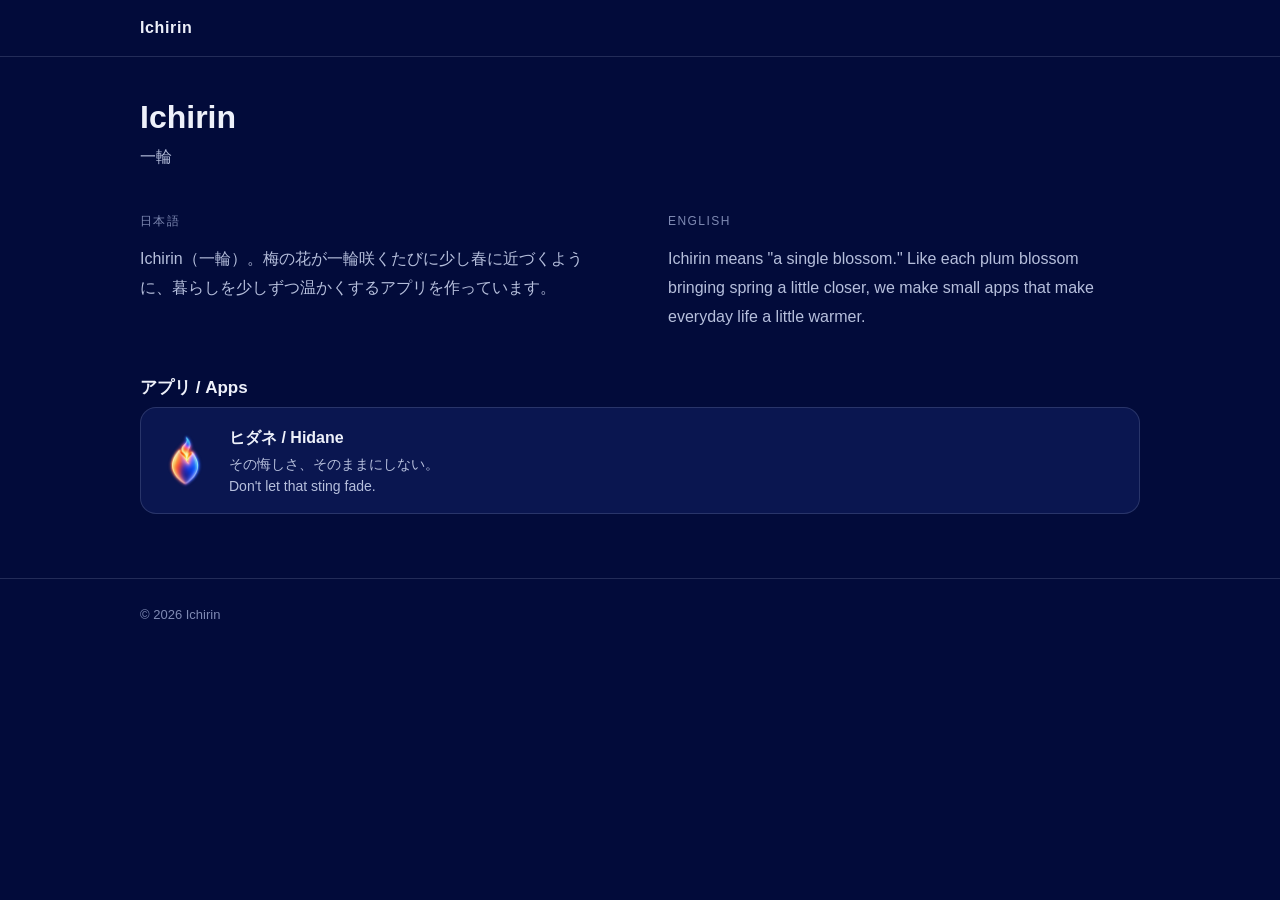
<file: index.html>
<!doctype html>
<html lang="ja">
<head>
  <meta charset="utf-8">
  <meta name="viewport" content="width=device-width, initial-scale=1">
  <title>Ichirin</title>
  <meta name="description" content="Ichirin（一輪）のアプリ / Apps by Ichirin">
  <link rel="stylesheet" href="assets/style.css">
</head>
<body>
  <header class="site-header">
    <div class="wrap">
      <a class="brand" href="./">Ichirin</a>
    </div>
  </header>
  <main>
    <div class="wrap">
      <div class="hero">
        <h1>Ichirin</h1>
        <p class="sub">一輪</p>
      </div>

      <div class="bilingual">
        <section lang="ja">
          <p class="lang-label">日本語</p>
          <p>Ichirin（一輪）。梅の花が一輪咲くたびに少し春に近づくように、暮らしを少しずつ温かくするアプリを作っています。</p>
        </section>
        <section lang="en">
          <p class="lang-label">English</p>
          <p>Ichirin means "a single blossom." Like each plum blossom bringing spring a little closer, we make small apps that make everyday life a little warmer.</p>
        </section>
      </div>

      <h2>アプリ / Apps</h2>
      <!-- アプリを追加するときは <li> を1つ増やし、/アプリ名/ フォルダを hidane/ と同じ形で作る -->
      <ul class="app-list">
        <li>
          <a class="app-card" href="hidane/">
            <img src="hidane/images/seed_lit.png" alt="" width="56" height="56">
            <span>
              <span class="name">ヒダネ / Hidane</span>
              <span class="desc" lang="ja">その悔しさ、そのままにしない。</span>
              <span class="desc" lang="en">Don't let that sting fade.</span>
            </span>
          </a>
        </li>
      </ul>
    </div>
  </main>
  <footer class="site-footer">
    <div class="wrap">© 2026 Ichirin</div>
  </footer>
</body>
</html>
</file>
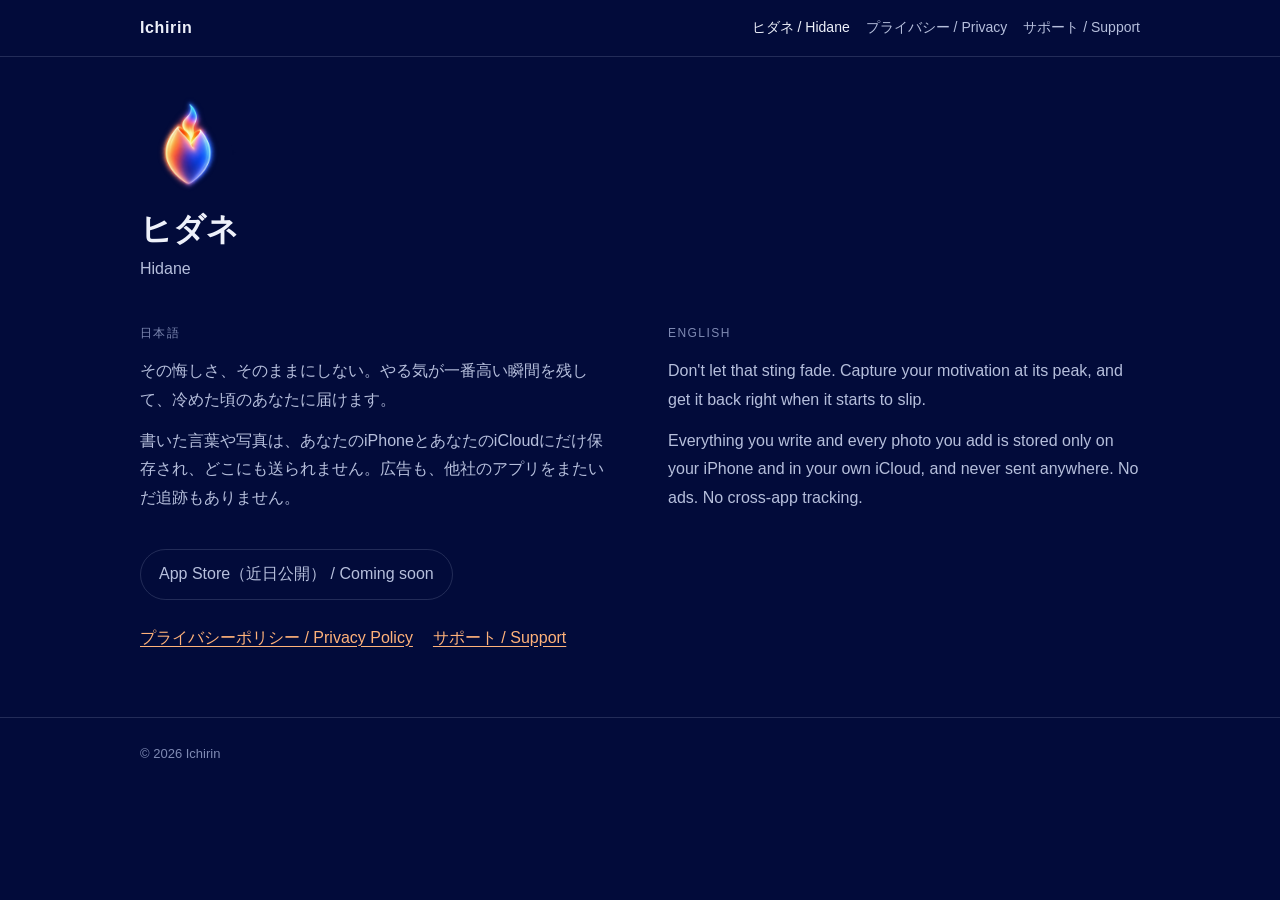
<file: hidane/index.html>
<!doctype html>
<html lang="ja">
<head>
  <meta charset="utf-8">
  <meta name="viewport" content="width=device-width, initial-scale=1">
  <title>ヒダネ / Hidane</title>
  <meta name="description" content="ヒダネ：やる気が一番高い瞬間を残して、冷めた頃のあなたに届けるアプリ / Hidane: capture your motivation at its peak">
  <link rel="stylesheet" href="../assets/style.css">
</head>
<body>
  <header class="site-header">
    <div class="wrap">
      <a class="brand" href="../">Ichirin</a>
      <nav class="crumbs" aria-label="Hidane">
        <a href="./" aria-current="page">ヒダネ / Hidane</a>
        <a href="privacy/">プライバシー / Privacy</a>
        <a href="support/">サポート / Support</a>
      </nav>
    </div>
  </header>
  <main>
    <div class="wrap">
      <div class="hero">
        <img class="app-mark" src="images/seed_lit.png" alt="" width="96" height="96">
        <h1>ヒダネ</h1>
        <p class="sub">Hidane</p>
      </div>

      <div class="bilingual">
        <section lang="ja">
          <p class="lang-label">日本語</p>
          <p>その悔しさ、そのままにしない。やる気が一番高い瞬間を残して、冷めた頃のあなたに届けます。</p>
          <p>書いた言葉や写真は、あなたのiPhoneとあなたのiCloudにだけ保存され、どこにも送られません。広告も、他社のアプリをまたいだ追跡もありません。</p>
        </section>
        <section lang="en">
          <p class="lang-label">English</p>
          <p>Don't let that sting fade. Capture your motivation at its peak, and get it back right when it starts to slip.</p>
          <p>Everything you write and every photo you add is stored only on your iPhone and in your own iCloud, and never sent anywhere. No ads. No cross-app tracking.</p>
        </section>
      </div>

      <ul class="links">
        <!-- ストアのURLが決まったら href を差し替え、文言を「App Storeで見る / View on the App Store」にする -->
        <li><a class="store-badge" href="#" aria-disabled="true">App Store（近日公開） / Coming soon</a></li>
      </ul>
      <ul class="links">
        <li><a href="privacy/">プライバシーポリシー / Privacy Policy</a></li>
        <li><a href="support/">サポート / Support</a></li>
      </ul>
    </div>
  </main>
  <footer class="site-footer">
    <div class="wrap">© 2026 Ichirin</div>
  </footer>
</body>
</html>
</file>
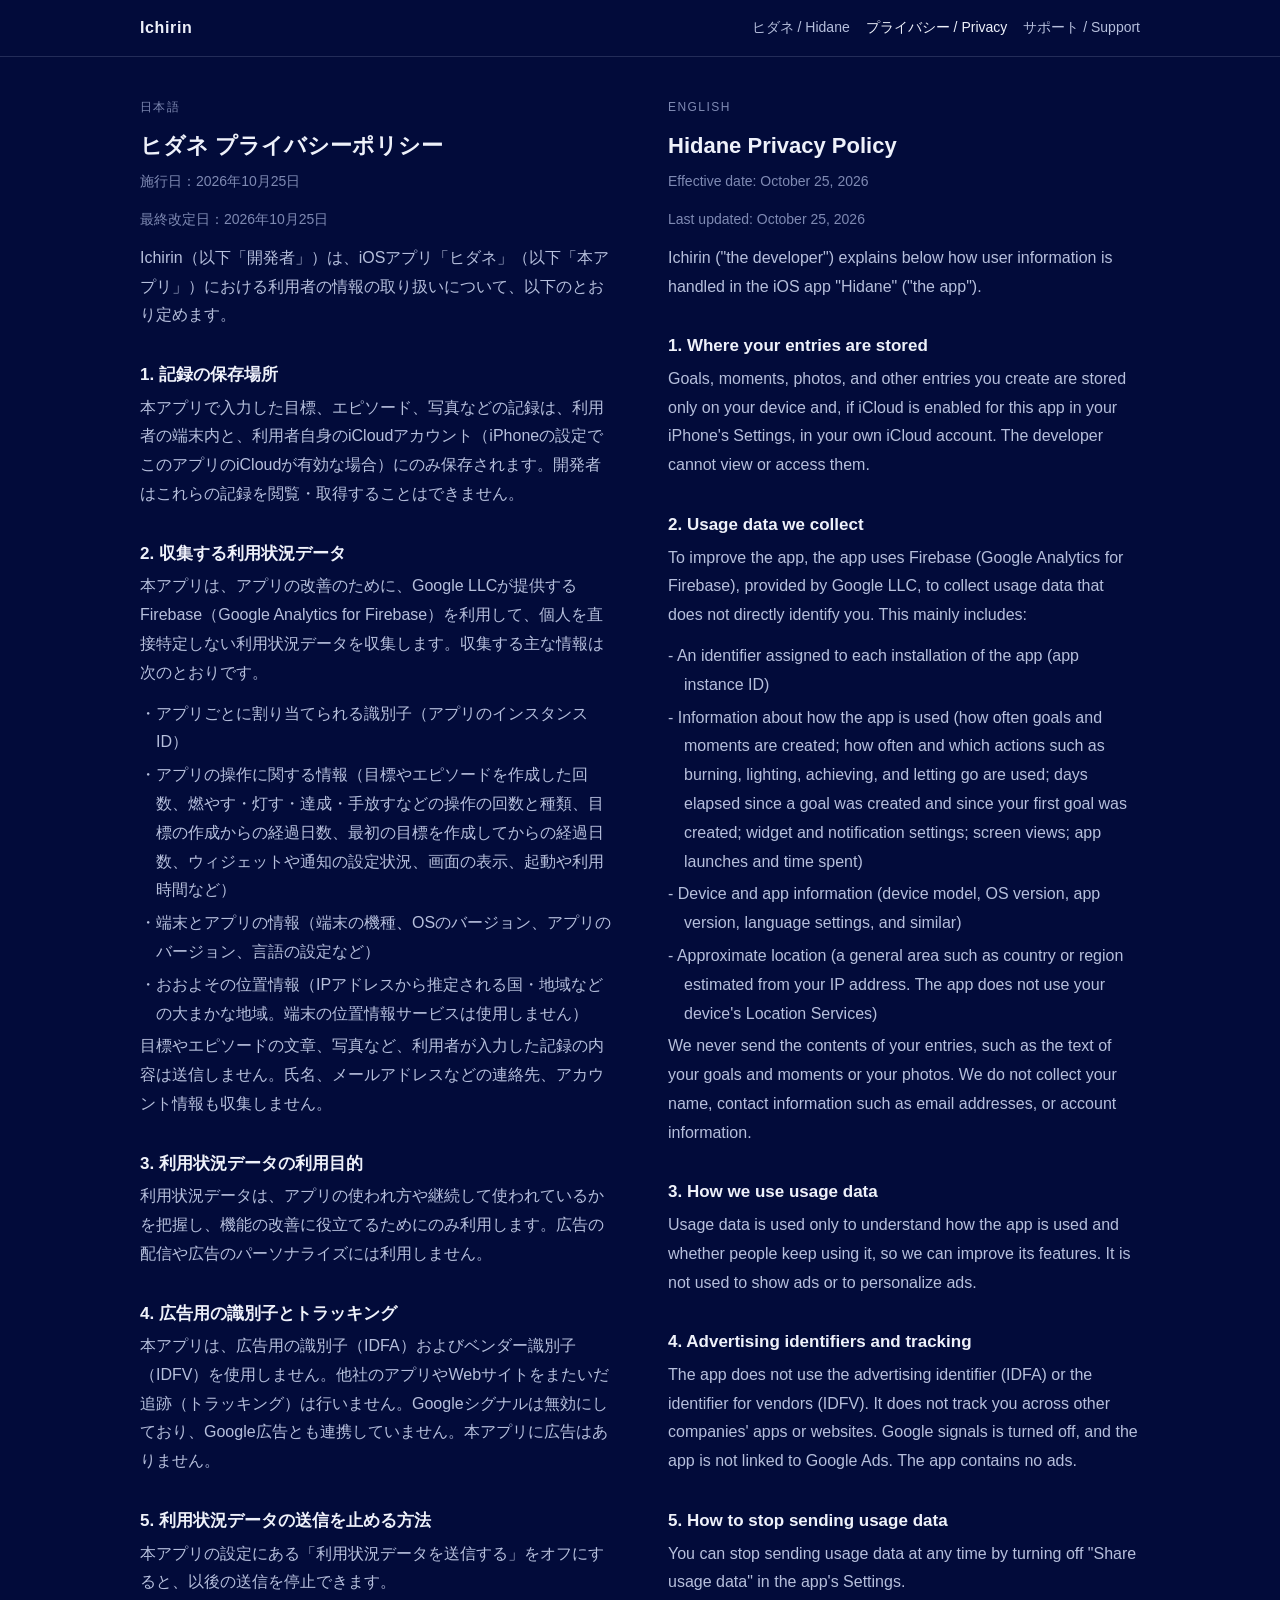
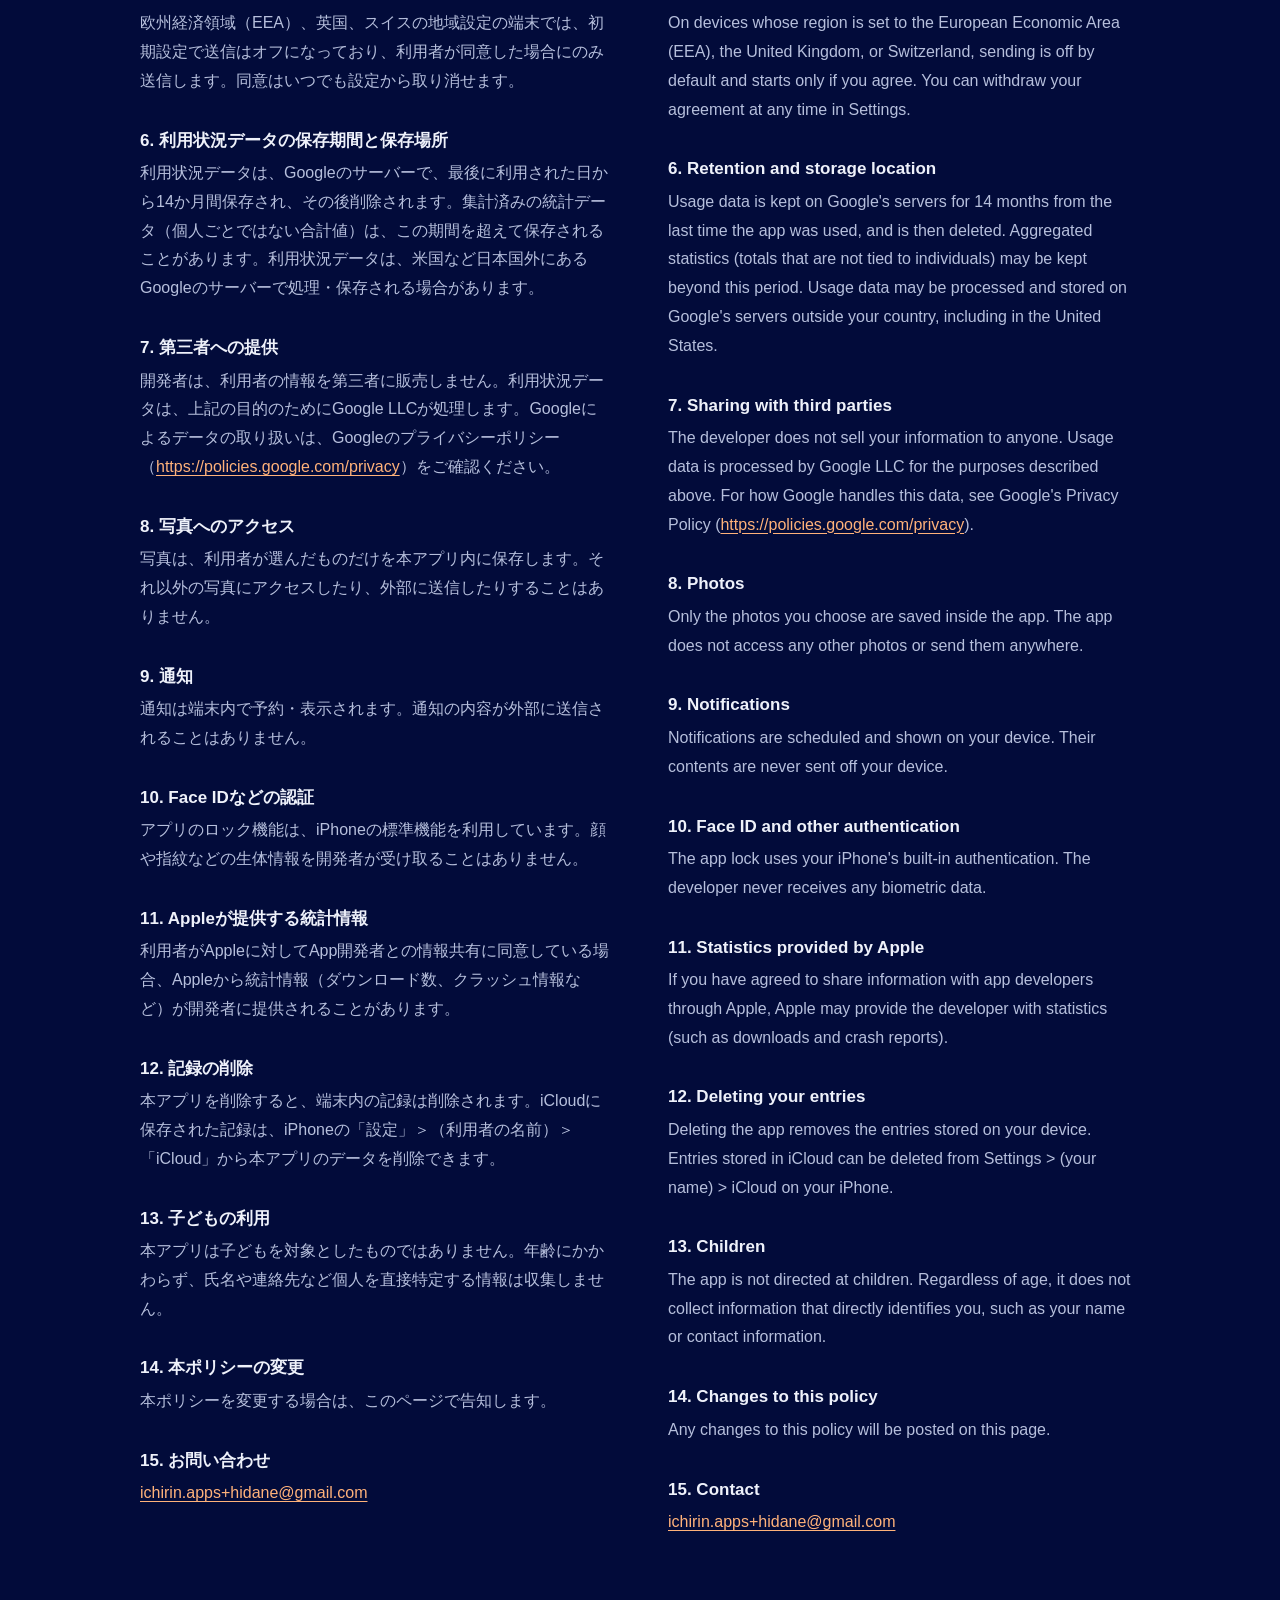
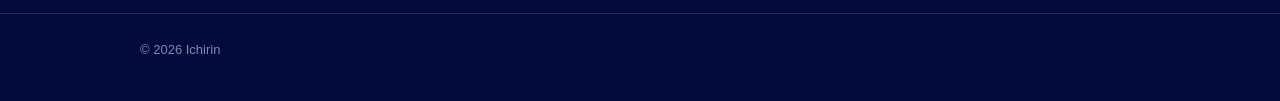
<file: hidane/privacy/index.html>
<!doctype html>
<html lang="ja">
<head>
  <meta charset="utf-8">
  <meta name="viewport" content="width=device-width, initial-scale=1">
  <title>ヒダネ プライバシーポリシー / Hidane Privacy Policy</title>
  <meta name="description" content="ヒダネのプライバシーポリシー / Privacy Policy for Hidane">
  <link rel="stylesheet" href="../../assets/style.css">
</head>
<body>
  <header class="site-header">
    <div class="wrap">
      <a class="brand" href="../../">Ichirin</a>
      <nav class="crumbs" aria-label="Hidane">
        <a href="../">ヒダネ / Hidane</a>
        <a href="../privacy/" aria-current="page">プライバシー / Privacy</a>
        <a href="../support/">サポート / Support</a>
      </nav>
    </div>
  </header>
  <main>
    <div class="wrap bilingual">
      <section lang="ja">
        <p class="lang-label">日本語</p>
        <h1 class="doc-title">ヒダネ プライバシーポリシー</h1>
        <p class="meta">施行日：2026年10月25日</p>
        <p class="meta">最終改定日：2026年10月25日</p>
        <p>Ichirin（以下「開発者」）は、iOSアプリ「ヒダネ」（以下「本アプリ」）における利用者の情報の取り扱いについて、以下のとおり定めます。</p>
        <h2>1. 記録の保存場所</h2>
        <p>本アプリで入力した目標、エピソード、写真などの記録は、利用者の端末内と、利用者自身のiCloudアカウント（iPhoneの設定でこのアプリのiCloudが有効な場合）にのみ保存されます。開発者はこれらの記録を閲覧・取得することはできません。</p>
        <h2>2. 収集する利用状況データ</h2>
        <p>本アプリは、アプリの改善のために、Google LLCが提供するFirebase（Google Analytics for Firebase）を利用して、個人を直接特定しない利用状況データを収集します。収集する主な情報は次のとおりです。</p>
        <p class="item">・アプリごとに割り当てられる識別子（アプリのインスタンスID）</p>
        <p class="item">・アプリの操作に関する情報（目標やエピソードを作成した回数、燃やす・灯す・達成・手放すなどの操作の回数と種類、目標の作成からの経過日数、最初の目標を作成してからの経過日数、ウィジェットや通知の設定状況、画面の表示、起動や利用時間など）</p>
        <p class="item">・端末とアプリの情報（端末の機種、OSのバージョン、アプリのバージョン、言語の設定など）</p>
        <p class="item">・おおよその位置情報（IPアドレスから推定される国・地域などの大まかな地域。端末の位置情報サービスは使用しません）</p>
        <p>目標やエピソードの文章、写真など、利用者が入力した記録の内容は送信しません。氏名、メールアドレスなどの連絡先、アカウント情報も収集しません。</p>
        <h2>3. 利用状況データの利用目的</h2>
        <p>利用状況データは、アプリの使われ方や継続して使われているかを把握し、機能の改善に役立てるためにのみ利用します。広告の配信や広告のパーソナライズには利用しません。</p>
        <h2>4. 広告用の識別子とトラッキング</h2>
        <p>本アプリは、広告用の識別子（IDFA）およびベンダー識別子（IDFV）を使用しません。他社のアプリやWebサイトをまたいだ追跡（トラッキング）は行いません。Googleシグナルは無効にしており、Google広告とも連携していません。本アプリに広告はありません。</p>
        <h2>5. 利用状況データの送信を止める方法</h2>
        <p>本アプリの設定にある「利用状況データを送信する」をオフにすると、以後の送信を停止できます。</p>
        <p>欧州経済領域（EEA）、英国、スイスの地域設定の端末では、初期設定で送信はオフになっており、利用者が同意した場合にのみ送信します。同意はいつでも設定から取り消せます。</p>
        <h2>6. 利用状況データの保存期間と保存場所</h2>
        <p>利用状況データは、Googleのサーバーで、最後に利用された日から14か月間保存され、その後削除されます。集計済みの統計データ（個人ごとではない合計値）は、この期間を超えて保存されることがあります。利用状況データは、米国など日本国外にあるGoogleのサーバーで処理・保存される場合があります。</p>
        <h2>7. 第三者への提供</h2>
        <p>開発者は、利用者の情報を第三者に販売しません。利用状況データは、上記の目的のためにGoogle LLCが処理します。Googleによるデータの取り扱いは、Googleのプライバシーポリシー（<a href="https://policies.google.com/privacy">https://policies.google.com/privacy</a>）をご確認ください。</p>
        <h2>8. 写真へのアクセス</h2>
        <p>写真は、利用者が選んだものだけを本アプリ内に保存します。それ以外の写真にアクセスしたり、外部に送信したりすることはありません。</p>
        <h2>9. 通知</h2>
        <p>通知は端末内で予約・表示されます。通知の内容が外部に送信されることはありません。</p>
        <h2>10. Face IDなどの認証</h2>
        <p>アプリのロック機能は、iPhoneの標準機能を利用しています。顔や指紋などの生体情報を開発者が受け取ることはありません。</p>
        <h2>11. Appleが提供する統計情報</h2>
        <p>利用者がAppleに対してApp開発者との情報共有に同意している場合、Appleから統計情報（ダウンロード数、クラッシュ情報など）が開発者に提供されることがあります。</p>
        <h2>12. 記録の削除</h2>
        <p>本アプリを削除すると、端末内の記録は削除されます。iCloudに保存された記録は、iPhoneの「設定」＞（利用者の名前）＞「iCloud」から本アプリのデータを削除できます。</p>
        <h2>13. 子どもの利用</h2>
        <p>本アプリは子どもを対象としたものではありません。年齢にかかわらず、氏名や連絡先など個人を直接特定する情報は収集しません。</p>
        <h2>14. 本ポリシーの変更</h2>
        <p>本ポリシーを変更する場合は、このページで告知します。</p>
        <h2>15. お問い合わせ</h2>
        <p><a class="email" href="mailto:ichirin.apps+hidane@gmail.com">ichirin.apps+hidane@gmail.com</a></p>
      </section>
      <section lang="en">
        <p class="lang-label">English</p>
        <h1 class="doc-title">Hidane Privacy Policy</h1>
        <p class="meta">Effective date: October 25, 2026</p>
        <p class="meta">Last updated: October 25, 2026</p>
        <p>Ichirin ("the developer") explains below how user information is handled in the iOS app "Hidane" ("the app").</p>
        <h2>1. Where your entries are stored</h2>
        <p>Goals, moments, photos, and other entries you create are stored only on your device and, if iCloud is enabled for this app in your iPhone's Settings, in your own iCloud account. The developer cannot view or access them.</p>
        <h2>2. Usage data we collect</h2>
        <p>To improve the app, the app uses Firebase (Google Analytics for Firebase), provided by Google LLC, to collect usage data that does not directly identify you. This mainly includes:</p>
        <p class="item">- An identifier assigned to each installation of the app (app instance ID)</p>
        <p class="item">- Information about how the app is used (how often goals and moments are created; how often and which actions such as burning, lighting, achieving, and letting go are used; days elapsed since a goal was created and since your first goal was created; widget and notification settings; screen views; app launches and time spent)</p>
        <p class="item">- Device and app information (device model, OS version, app version, language settings, and similar)</p>
        <p class="item">- Approximate location (a general area such as country or region estimated from your IP address. The app does not use your device's Location Services)</p>
        <p>We never send the contents of your entries, such as the text of your goals and moments or your photos. We do not collect your name, contact information such as email addresses, or account information.</p>
        <h2>3. How we use usage data</h2>
        <p>Usage data is used only to understand how the app is used and whether people keep using it, so we can improve its features. It is not used to show ads or to personalize ads.</p>
        <h2>4. Advertising identifiers and tracking</h2>
        <p>The app does not use the advertising identifier (IDFA) or the identifier for vendors (IDFV). It does not track you across other companies' apps or websites. Google signals is turned off, and the app is not linked to Google Ads. The app contains no ads.</p>
        <h2>5. How to stop sending usage data</h2>
        <p>You can stop sending usage data at any time by turning off "Share usage data" in the app's Settings.</p>
        <p>On devices whose region is set to the European Economic Area (EEA), the United Kingdom, or Switzerland, sending is off by default and starts only if you agree. You can withdraw your agreement at any time in Settings.</p>
        <h2>6. Retention and storage location</h2>
        <p>Usage data is kept on Google's servers for 14 months from the last time the app was used, and is then deleted. Aggregated statistics (totals that are not tied to individuals) may be kept beyond this period. Usage data may be processed and stored on Google's servers outside your country, including in the United States.</p>
        <h2>7. Sharing with third parties</h2>
        <p>The developer does not sell your information to anyone. Usage data is processed by Google LLC for the purposes described above. For how Google handles this data, see Google's Privacy Policy (<a href="https://policies.google.com/privacy">https://policies.google.com/privacy</a>).</p>
        <h2>8. Photos</h2>
        <p>Only the photos you choose are saved inside the app. The app does not access any other photos or send them anywhere.</p>
        <h2>9. Notifications</h2>
        <p>Notifications are scheduled and shown on your device. Their contents are never sent off your device.</p>
        <h2>10. Face ID and other authentication</h2>
        <p>The app lock uses your iPhone's built-in authentication. The developer never receives any biometric data.</p>
        <h2>11. Statistics provided by Apple</h2>
        <p>If you have agreed to share information with app developers through Apple, Apple may provide the developer with statistics (such as downloads and crash reports).</p>
        <h2>12. Deleting your entries</h2>
        <p>Deleting the app removes the entries stored on your device. Entries stored in iCloud can be deleted from Settings &gt; (your name) &gt; iCloud on your iPhone.</p>
        <h2>13. Children</h2>
        <p>The app is not directed at children. Regardless of age, it does not collect information that directly identifies you, such as your name or contact information.</p>
        <h2>14. Changes to this policy</h2>
        <p>Any changes to this policy will be posted on this page.</p>
        <h2>15. Contact</h2>
        <p><a class="email" href="mailto:ichirin.apps+hidane@gmail.com">ichirin.apps+hidane@gmail.com</a></p>
      </section>
    </div>
  </main>
  <footer class="site-footer">
    <div class="wrap">© 2026 Ichirin</div>
  </footer>
</body>
</html>
</file>
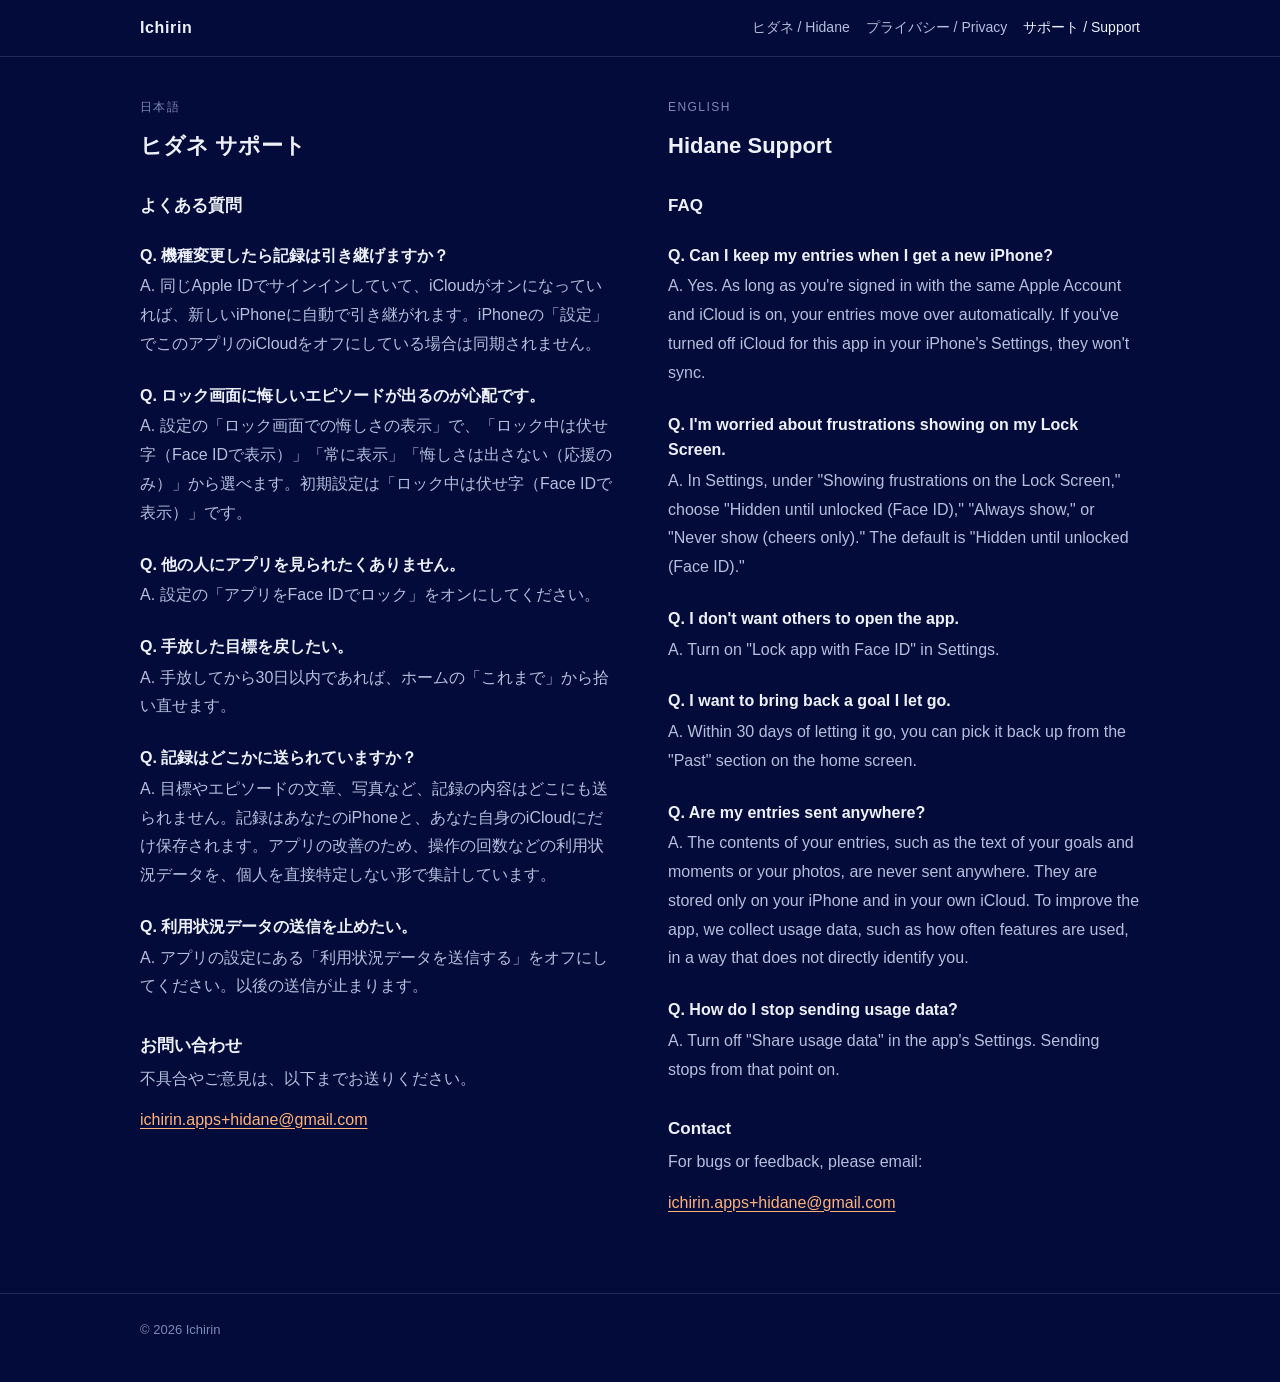
<file: hidane/support/index.html>
<!doctype html>
<html lang="ja">
<head>
  <meta charset="utf-8">
  <meta name="viewport" content="width=device-width, initial-scale=1">
  <title>ヒダネ サポート / Hidane Support</title>
  <meta name="description" content="ヒダネのサポート / Support for Hidane">
  <link rel="stylesheet" href="../../assets/style.css">
</head>
<body>
  <header class="site-header">
    <div class="wrap">
      <a class="brand" href="../../">Ichirin</a>
      <nav class="crumbs" aria-label="Hidane">
        <a href="../">ヒダネ / Hidane</a>
        <a href="../privacy/">プライバシー / Privacy</a>
        <a href="../support/" aria-current="page">サポート / Support</a>
      </nav>
    </div>
  </header>
  <main>
    <div class="wrap bilingual">
      <section lang="ja">
        <p class="lang-label">日本語</p>
        <h1 class="doc-title">ヒダネ サポート</h1>
        <h2>よくある質問</h2>
        <h3>Q. 機種変更したら記録は引き継げますか？</h3>
        <p>A. 同じApple IDでサインインしていて、iCloudがオンになっていれば、新しいiPhoneに自動で引き継がれます。iPhoneの「設定」でこのアプリのiCloudをオフにしている場合は同期されません。</p>
        <h3>Q. ロック画面に悔しいエピソードが出るのが心配です。</h3>
        <p>A. 設定の「ロック画面での悔しさの表示」で、「ロック中は伏せ字（Face IDで表示）」「常に表示」「悔しさは出さない（応援のみ）」から選べます。初期設定は「ロック中は伏せ字（Face IDで表示）」です。</p>
        <h3>Q. 他の人にアプリを見られたくありません。</h3>
        <p>A. 設定の「アプリをFace IDでロック」をオンにしてください。</p>
        <h3>Q. 手放した目標を戻したい。</h3>
        <p>A. 手放してから30日以内であれば、ホームの「これまで」から拾い直せます。</p>
        <h3>Q. 記録はどこかに送られていますか？</h3>
        <p>A. 目標やエピソードの文章、写真など、記録の内容はどこにも送られません。記録はあなたのiPhoneと、あなた自身のiCloudにだけ保存されます。アプリの改善のため、操作の回数などの利用状況データを、個人を直接特定しない形で集計しています。</p>
        <h3>Q. 利用状況データの送信を止めたい。</h3>
        <p>A. アプリの設定にある「利用状況データを送信する」をオフにしてください。以後の送信が止まります。</p>
        <h2>お問い合わせ</h2>
        <p>不具合やご意見は、以下までお送りください。</p>
        <p><a class="email" href="mailto:ichirin.apps+hidane@gmail.com">ichirin.apps+hidane@gmail.com</a></p>
      </section>
      <section lang="en">
        <p class="lang-label">English</p>
        <h1 class="doc-title">Hidane Support</h1>
        <h2>FAQ</h2>
        <h3>Q. Can I keep my entries when I get a new iPhone?</h3>
        <p>A. Yes. As long as you're signed in with the same Apple Account and iCloud is on, your entries move over automatically. If you've turned off iCloud for this app in your iPhone's Settings, they won't sync.</p>
        <h3>Q. I'm worried about frustrations showing on my Lock Screen.</h3>
        <p>A. In Settings, under "Showing frustrations on the Lock Screen," choose "Hidden until unlocked (Face ID)," "Always show," or "Never show (cheers only)." The default is "Hidden until unlocked (Face ID)."</p>
        <h3>Q. I don't want others to open the app.</h3>
        <p>A. Turn on "Lock app with Face ID" in Settings.</p>
        <h3>Q. I want to bring back a goal I let go.</h3>
        <p>A. Within 30 days of letting it go, you can pick it back up from the "Past" section on the home screen.</p>
        <h3>Q. Are my entries sent anywhere?</h3>
        <p>A. The contents of your entries, such as the text of your goals and moments or your photos, are never sent anywhere. They are stored only on your iPhone and in your own iCloud. To improve the app, we collect usage data, such as how often features are used, in a way that does not directly identify you.</p>
        <h3>Q. How do I stop sending usage data?</h3>
        <p>A. Turn off "Share usage data" in the app's Settings. Sending stops from that point on.</p>
        <h2>Contact</h2>
        <p>For bugs or feedback, please email:</p>
        <p><a class="email" href="mailto:ichirin.apps+hidane@gmail.com">ichirin.apps+hidane@gmail.com</a></p>
      </section>
    </div>
  </main>
  <footer class="site-footer">
    <div class="wrap">© 2026 Ichirin</div>
  </footer>
</body>
</html>
</file>
<file: assets/style.css>
:root {
  --bg: #020b3a;
  --bg-raised: #0a1650;
  --ink: #eef1fa;
  --ink-soft: #b6bfdc;
  --ink-faint: #7f8ab3;
  --line: rgba(182, 191, 220, 0.18);
  --accent: #ffb27a;
  color-scheme: dark;
}

* { box-sizing: border-box; }

html { -webkit-text-size-adjust: 100%; }

body {
  margin: 0;
  background: var(--bg);
  color: var(--ink);
  font-family: -apple-system, BlinkMacSystemFont, "Hiragino Sans", "Hiragino Kaku Gothic ProN", "Noto Sans JP", "Segoe UI", sans-serif;
  font-size: 16px;
  line-height: 1.8;
}

a { color: var(--accent); text-underline-offset: 3px; }

.wrap {
  max-width: 1040px;
  margin: 0 auto;
  padding: 0 20px;
}

.site-header {
  border-bottom: 1px solid var(--line);
}
.site-header .wrap {
  display: flex;
  align-items: center;
  justify-content: space-between;
  gap: 16px;
  min-height: 56px;
}
.brand {
  color: var(--ink);
  font-weight: 600;
  letter-spacing: 0.04em;
  text-decoration: none;
}
.crumbs {
  display: flex;
  flex-wrap: wrap;
  gap: 4px 16px;
  font-size: 14px;
}
.crumbs a { color: var(--ink-soft); text-decoration: none; }
.crumbs a:hover, .crumbs a[aria-current="page"] { color: var(--ink); }

main { padding: 40px 0 64px; }

.hero { margin-bottom: 40px; }
.hero h1 {
  margin: 0 0 4px;
  font-size: 32px;
  line-height: 1.3;
  font-weight: 600;
}
.hero .sub { margin: 0; color: var(--ink-soft); }

.app-mark {
  display: block;
  width: 96px;
  height: 96px;
  margin-bottom: 16px;
}

/* 日本語と英語を並べる。狭い画面では縦に積む */
.bilingual {
  display: grid;
  grid-template-columns: 1fr;
  gap: 40px;
}
@media (min-width: 860px) {
  .bilingual { grid-template-columns: 1fr 1fr; gap: 56px; }
}
.bilingual > section > :first-child { margin-top: 0; }
.lang-label {
  margin: 0 0 12px;
  color: var(--ink-faint);
  font-size: 12px;
  letter-spacing: 0.12em;
  text-transform: uppercase;
}

h2 {
  margin: 32px 0 6px;
  font-size: 17px;
  line-height: 1.5;
  font-weight: 600;
}
h3 {
  margin: 24px 0 4px;
  font-size: 16px;
  line-height: 1.6;
  font-weight: 600;
}
p { margin: 0 0 12px; color: var(--ink-soft); }
.doc-title {
  margin: 0 0 8px;
  font-size: 22px;
  line-height: 1.4;
  font-weight: 600;
  color: var(--ink);
}
.meta { color: var(--ink-faint); font-size: 14px; }

.app-list {
  list-style: none;
  margin: 0;
  padding: 0;
  display: grid;
  gap: 12px;
}
.app-card {
  display: flex;
  align-items: center;
  gap: 16px;
  padding: 16px;
  border: 1px solid var(--line);
  border-radius: 16px;
  background: var(--bg-raised);
  color: var(--ink);
  text-decoration: none;
}
.app-card:hover { border-color: rgba(182, 191, 220, 0.4); }
.app-card img { width: 56px; height: 56px; flex: none; }
.app-card .name { display: block; font-weight: 600; }
.app-card .desc { display: block; color: var(--ink-soft); font-size: 14px; line-height: 1.6; }

.links {
  list-style: none;
  margin: 24px 0 0;
  padding: 0;
  display: flex;
  flex-wrap: wrap;
  gap: 8px 20px;
}
.store-badge {
  display: inline-block;
  padding: 10px 18px;
  border: 1px solid var(--line);
  border-radius: 999px;
  color: var(--ink-soft);
  text-decoration: none;
}

.site-footer {
  border-top: 1px solid var(--line);
  padding: 24px 0 40px;
  color: var(--ink-faint);
  font-size: 13px;
}

a.email { word-break: break-all; }

/* 箇条書きの行（文面の「・」「- 」はそのまま残し、字下げだけする） */
p.item { padding-left: 1em; text-indent: -1em; margin-bottom: 4px; }
</file>
